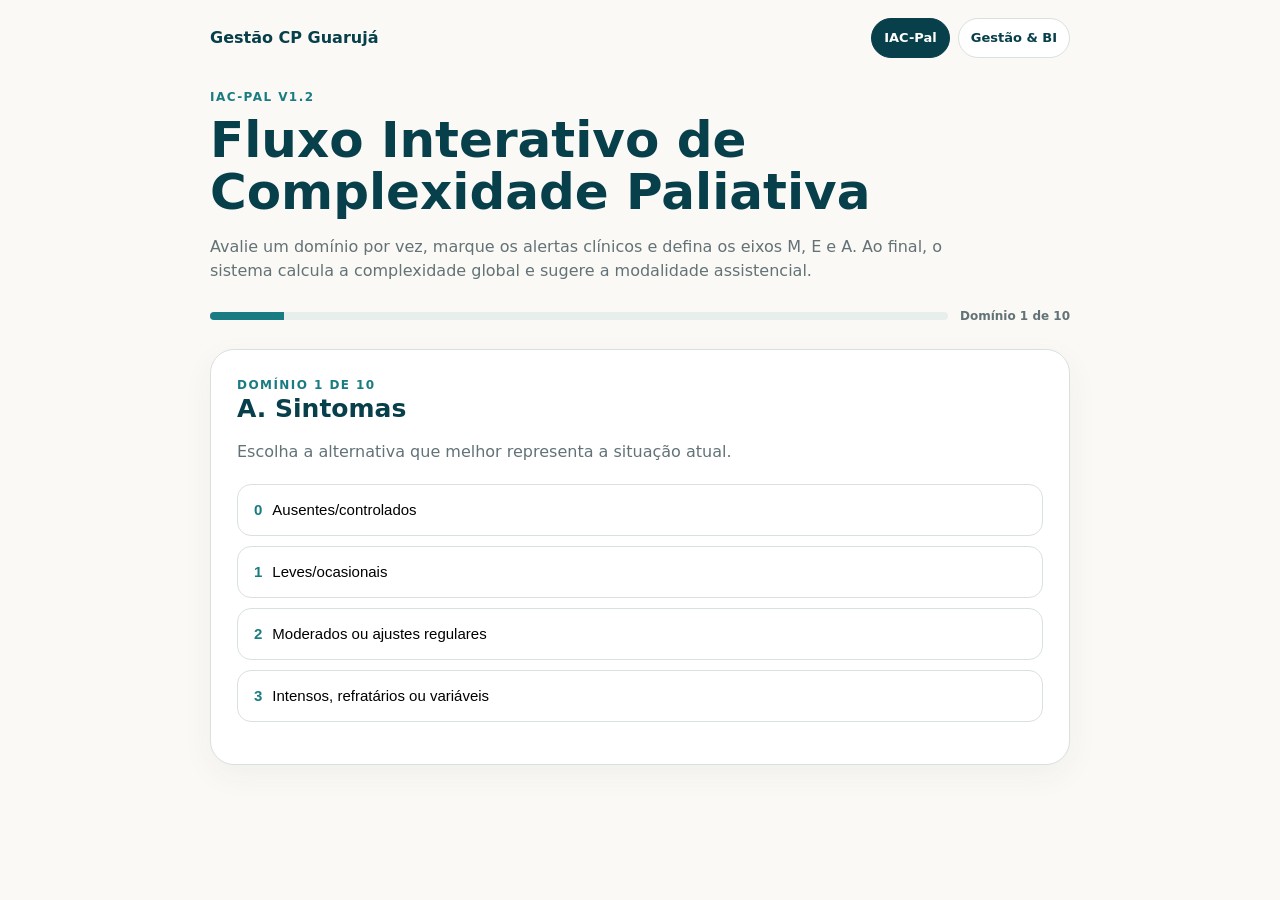
<file: index.html>
<!doctype html>
<html lang="pt-BR">
<head>
<meta charset="utf-8">
<meta name="viewport" content="width=device-width,initial-scale=1">
<title>IAC-Pal v1.2 — Fluxo Interativo</title>
<style>
:root{--deep:#073F4A;--ocean:#197C82;--sand:#D6A16F;--cream:#F6F1E9;--bg:#FBF9F5;--muted:#627276;--line:#D9E1DF;--white:#fff;--red:#9A332B;--redbg:#FFF3F1}
*{box-sizing:border-box} body{margin:0;font-family:Inter,system-ui,-apple-system,Segoe UI,sans-serif;background:var(--bg);color:#26373B;line-height:1.5}
.wrap{width:min(860px,calc(100% - 28px));margin:0 auto;padding:30px 0 70px}
.header{margin-bottom:24px} .eyebrow{font-size:12px;text-transform:uppercase;letter-spacing:.12em;font-weight:800;color:var(--ocean)}
h1{font-size:clamp(32px,6vw,50px);line-height:1.05;color:var(--deep);margin:8px 0 10px} .lead{color:var(--muted);max-width:760px}
.progress{display:flex;gap:12px;align-items:center;margin:24px 0} .track{height:8px;background:#E8EEEC;border-radius:999px;flex:1;overflow:hidden}
.bar{height:100%;background:var(--ocean);width:0;transition:width .25s} .progress span{font-size:12px;color:var(--muted);font-weight:700;min-width:80px;text-align:right}
.card{background:var(--white);border:1px solid var(--line);border-radius:24px;padding:26px;box-shadow:0 10px 32px rgba(7,63,74,.05)}
.card h2{margin:0;color:var(--deep);font-size:25px;line-height:1.2} .card p{color:var(--muted)}
.options{display:grid;gap:10px;margin-top:20px} .option{width:100%;border:1px solid var(--line);background:#fff;border-radius:14px;padding:14px 16px;text-align:left;cursor:pointer;font-size:15px;min-height:52px}
.option:hover,.option:focus{border-color:var(--ocean);background:#EEF6F5;outline:none} .score{font-weight:900;color:var(--ocean);margin-right:10px}
.actions{display:flex;gap:10px;flex-wrap:wrap;margin-top:16px} button.secondary{border:1px solid var(--line);background:#fff;color:var(--deep);padding:11px 15px;border-radius:12px;font-weight:700;cursor:pointer}
.alert-grid{display:grid;grid-template-columns:1fr 1fr;gap:10px;margin-top:16px} .check{display:flex;gap:10px;align-items:flex-start;padding:11px;border:1px solid var(--line);border-radius:12px;background:#fff}
.check input{margin-top:3px;width:18px;height:18px} .axes{display:grid;gap:18px} .axis-group{border-top:1px solid var(--line);padding-top:16px} .axis-title{font-weight:800;color:var(--deep);margin-bottom:9px}
.pills{display:flex;flex-wrap:wrap;gap:9px} .pill{border:1px solid var(--line);border-radius:999px;padding:10px 13px;background:#fff;cursor:pointer} .pill.active{border-color:var(--ocean);background:#EAF5F4;color:var(--deep);font-weight:800}
.result{display:grid;gap:18px} .hero-result{padding:22px;border-radius:18px;background:var(--cream)} .hero-result h2{font-size:30px} .metric-grid{display:grid;grid-template-columns:repeat(4,1fr);gap:10px}
.metric{border:1px solid var(--line);border-radius:14px;padding:14px;background:#fff} .metric small{display:block;color:var(--muted)} .metric strong{font-size:20px;color:var(--deep)}
.program{border-left:4px solid var(--ocean);padding:16px 18px;background:#F1F7F6;border-radius:0 14px 14px 0} .warning{border-left-color:var(--red);background:var(--redbg)} .hidden{display:none!important}
.note{font-size:12px;color:var(--muted);margin-top:14px}
@media(max-width:640px){.alert-grid,.metric-grid{grid-template-columns:1fr 1fr} .card{padding:20px}}

.site-nav{width:min(860px,calc(100% - 28px));margin:18px auto 0;display:flex;align-items:center;justify-content:space-between;gap:12px;flex-wrap:wrap}
.site-nav .brand{font-weight:900;color:var(--deep);text-decoration:none}
.site-nav .links{display:flex;gap:8px;flex-wrap:wrap}
.site-nav .links a{padding:9px 12px;border:1px solid var(--line);border-radius:999px;text-decoration:none;color:var(--deep);font-weight:700;font-size:13px;background:#fff}
.site-nav .links a.active{background:var(--deep);color:#fff;border-color:var(--deep)}
</style>
</head>
<body>
<nav class="site-nav" aria-label="Navegação principal">
  <a class="brand" href="./">Gestão CP Guarujá</a>
  <div class="links">
    <a class="active" href="./">IAC-Pal</a>
    <a href="gestao.html">Gestão & BI</a>
  </div>
</nav>
<main class="wrap">
  <header class="header">
    <div class="eyebrow">IAC-Pal v1.2</div>
    <h1>Fluxo Interativo de Complexidade Paliativa</h1>
    <p class="lead">Avalie um domínio por vez, marque os alertas clínicos e defina os eixos M, E e A. Ao final, o sistema calcula a complexidade global e sugere a modalidade assistencial.</p>
  </header>

  <div class="progress"><div class="track"><div class="bar" id="bar"></div></div><span id="progressText">Domínio 1 de 10</span></div>

  <section id="domainCard" class="card">
    <div class="eyebrow" id="domainStep">Domínio 1</div>
    <h2 id="domainTitle"></h2>
    <p>Escolha a alternativa que melhor representa a situação atual.</p>
    <div class="options" id="domainOptions"></div>
    <div class="actions"><button type="button" class="secondary hidden" id="backDomain">← Voltar</button></div>
  </section>

  <section id="alertsCard" class="card hidden">
    <div class="eyebrow">Marcadores de alerta</div>
    <h2>Há algum marcador de maior risco ou instabilidade?</h2>
    <p>Marque todos os que estiverem presentes. Eles não substituem a pontuação, mas podem elevar a preocupação clínica.</p>
    <div class="alert-grid" id="alertGrid"></div>
    <div class="actions">
      <button type="button" class="secondary" id="backAlerts">← Voltar</button>
      <button type="button" class="secondary" id="nextAxes">Continuar →</button>
    </div>
  </section>

  <section id="axesCard" class="card hidden">
    <div class="eyebrow">Intensidade e modalidade</div>
    <h2>Defina os eixos M, E e A</h2>
    <p>A pontuação global mede complexidade. Os eixos abaixo ajudam a definir quem precisa acompanhar e em qual modalidade.</p>
    <div class="axes">
      <div class="axis-group"><div class="axis-title">Necessidade médica</div><div class="pills" data-axis="M">
        <button type="button" class="pill" data-value="M0">M0 — eventual</button>
        <button type="button" class="pill" data-value="M1">M1 — 1 ciclo médico/mês</button>
        <button type="button" class="pill" data-value="M2">M2 — 2 ciclos médicos/mês</button>
      </div></div>
      <div class="axis-group"><div class="axis-title">Necessidade de enfermagem</div><div class="pills" data-axis="E">
        <button type="button" class="pill" data-value="E0">E0 — não programada</button>
        <button type="button" class="pill" data-value="E1">E1 — 2 teleconsultas/mês</button>
        <button type="button" class="pill" data-value="E2">E2 — 1 teleconsulta/semana</button>
      </div></div>
      <div class="axis-group"><div class="axis-title">Acesso / modalidade</div><div class="pills" data-axis="A">
        <button type="button" class="pill" data-value="A0">A0 — consultório viável</button>
        <button type="button" class="pill" data-value="A1">A1 — consultório com apoio</button>
        <button type="button" class="pill" data-value="A2">A2 — domicílio preferencial</button>
      </div></div>
    </div>
    <div class="actions">
      <button type="button" class="secondary" id="backAxes">← Voltar</button>
      <button type="button" class="secondary" id="showResult">Ver resultado</button>
    </div>
    <p class="note" id="axisError"></p>
  </section>

  <section id="resultCard" class="card hidden" aria-live="polite">
    <div class="result">
      <div class="hero-result">
        <div class="eyebrow">Resultado</div>
        <h2 id="complexityTitle"></h2>
        <p id="complexityText"></p>
      </div>
      <div class="metric-grid">
        <div class="metric"><small>Pontuação</small><strong id="scoreMetric"></strong></div>
        <div class="metric"><small>Alertas</small><strong id="alertMetric"></strong></div>
        <div class="metric"><small>M / E</small><strong id="meMetric"></strong></div>
        <div class="metric"><small>Acesso</small><strong id="aMetric"></strong></div>
      </div>
      <div class="program" id="programBox"><strong id="programTitle"></strong><div id="programText"></div></div>
      <div class="program warning hidden" id="warningBox"></div>
      <p class="note">Instrumento clínico-operacional em desenvolvimento. A recomendação final depende de julgamento clínico e não deve ser usada isoladamente.</p>
      <div class="actions">
        <button type="button" class="secondary" id="restart">Nova avaliação</button>
        <button type="button" class="secondary" id="backResult">← Revisar eixos</button>
      </div>
    </div>
  </section>
</main>
<script>
const domains = [["A. Sintomas", ["Ausentes/controlados", "Leves/ocasionais", "Moderados ou ajustes regulares", "Intensos, refratários ou variáveis"]], ["B. Funcionalidade", ["Independente ou pouco comprometida; desloca-se ao consultório sem ajuda relevante", "Limitação leve; consegue ir ao consultório com apoio simples/acompanhante", "Dependência significativa; deslocamento ao consultório é difícil, cansativo ou exige assistência relevante", "Acamado, transferência insegura/inviável ou deslocamento desproporcional; atendimento domiciliar preferencial"]], ["C. Trajetória", ["Estável", "Progressão lenta", "Progressão evidente", "Deterioração rápida/fase final"]], ["D. Manejo médico", ["Sem ajustes previstos", "Ajustes ocasionais", "Revisões regulares", "Ajustes frequentes/instabilidade"]], ["E. Enfermagem", ["Necessidades mínimas", "Orientações pontuais", "Monitoramento regular", "Necessidades frequentes/complexas"]], ["F. Família/cuidador", ["Estrutura adequada", "Sobrecarga leve", "Sobrecarga/dificuldade relevante", "Exaustão, conflito ou incapacidade"]], ["G. Psicossocial/emocional", ["Sem problema relevante", "Sofrimento leve", "Sofrimento significativo", "Crise/sofrimento intenso"]], ["H. Decisões/planejamento", ["Plano definido", "Questões pendentes", "Decisões complexas", "Conflito/incerteza/urgência"]], ["I. Uso de serviços", ["Sem intercorrências", "Evento ocasional", "PS/internações recorrentes", "Intercorrências muito frequentes/alta instável"]], ["J. Ambiente domiciliar", ["Adequado", "Pequenas limitações", "Barreiras relevantes", "Inseguro/inviável sem intervenção"]]];
const alertItems = ["Sintoma grave ou potencialmente refratário", "Deterioração clínica rápida", "PPS ≤ 40% ou perda funcional acelerada", "Suspeita de últimos dias/semanas de vida", "Alta hospitalar recente com instabilidade", "≥ 2 idas ao pronto-socorro/internações recentes", "Delirium recorrente ou persistente", "Necessidade frequente de ajuste de opioides/sintomáticos", "Cuidador em exaustão ou incapaz de manter o cuidado", "Ausência de cuidador quando necessário", "Conflito familiar relevante", "Divergência entre paciente/família/equipe sobre objetivos", "Decisão complexa pendente", "Desejo de permanecer em casa com risco de descompensação", "Risco de crise previsível no domicílio"];
const scores = Array(10).fill(null);
let current = 0;
const axes = {M:null,E:null,A:null};

const $ = s => document.querySelector(s);
const cardDomain=$('#domainCard'), cardAlerts=$('#alertsCard'), cardAxes=$('#axesCard'), cardResult=$('#resultCard');

function updateProgress(label){
  const done = current < 10 ? current+1 : 10;
  $('#bar').style.width = Math.min(100, done*10) + '%';
  $('#progressText').textContent = label || `Domínio ${done} de 10`;
}

function renderDomain(){
  const [title, opts] = domains[current];
  $('#domainStep').textContent = `Domínio ${current+1} de 10`;
  $('#domainTitle').textContent = title;
  const wrap=$('#domainOptions'); wrap.innerHTML='';
  opts.forEach((txt,i)=>{
    const b=document.createElement('button');
    b.type='button'; b.className='option';
    b.innerHTML=`<span class="score">${i}</span>${txt}`;
    b.addEventListener('click',()=>{scores[current]=i;if(current<9){current++;renderDomain();}else{cardDomain.classList.add('hidden');cardAlerts.classList.remove('hidden');updateProgress('Alertas clínicos');}});
    wrap.appendChild(b);
  });
  $('#backDomain').classList.toggle('hidden', current===0);
  updateProgress();
}
$('#backDomain').addEventListener('click',()=>{if(current>0){current--;renderDomain();}});

alertItems.forEach((txt,i)=>{
  const lab=document.createElement('label'); lab.className='check';
  lab.innerHTML=`<input type="checkbox" value="${i}"><span>${txt}</span>`;
  $('#alertGrid').appendChild(lab);
});

$('#backAlerts').addEventListener('click',()=>{cardAlerts.classList.add('hidden');current=9;cardDomain.classList.remove('hidden');renderDomain();});
$('#nextAxes').addEventListener('click',()=>{cardAlerts.classList.add('hidden');cardAxes.classList.remove('hidden');updateProgress('Eixos M / E / A');});
$('#backAxes').addEventListener('click',()=>{cardAxes.classList.add('hidden');cardAlerts.classList.remove('hidden');updateProgress('Alertas clínicos');});

document.querySelectorAll('.pills').forEach(group=>{
  group.querySelectorAll('.pill').forEach(btn=>btn.addEventListener('click',()=>{
    group.querySelectorAll('.pill').forEach(x=>x.classList.remove('active'));
    btn.classList.add('active'); axes[group.dataset.axis]=btn.dataset.value; $('#axisError').textContent='';
  }));
});

function complexity(total){
  if(total<=7) return ['Baixa complexidade','Baixa complexidade global. Defina modalidade e intensidade pelos eixos M, E e A.'];
  if(total<=15) return ['Complexidade moderada','Complexidade moderada. Avalie necessidade médica, enfermagem e acesso para definir o programa.'];
  return ['Alta complexidade','Alta complexidade. Considere N3 ou plano individualizado, com revisão médica da intensidade assistencial.'];
}

function recommendation(total){
  const M=axes.M,E=axes.E,A=axes.A;
  if(total>=16 && M==='M2' && E==='E2' && A==='A2') return ['N3 — Cuidado Intensivo','2 visitas médicas domiciliares/mês + 2 teleconsultas médicas/mês + 1 teleconsulta de enfermagem/semana | R$ 2.000/mês'];
  if(M==='M1' && E==='E2' && A==='A2') return ['N2B — Cuidado Integrado','1 visita médica domiciliar/mês + 1 teleconsulta médica em até 1 mês + 1 teleconsulta de enfermagem/semana | R$ 1.300/mês'];
  if(M==='M1' && E==='E0' && A==='A2') return ['N2A — Cuidado Médico','1 visita médica domiciliar/mês + 1 teleconsulta médica em até 1 mês | R$ 700/mês'];
  if(M==='M1' && (A==='A0'||A==='A1')) return ['Acompanhamento Médico em Consultório','1 consulta presencial + 1 reavaliação em até 30 dias | R$ 600/ciclo'];
  if(E==='E1' && M==='M0') return ['N1 — Acompanhamento','2 teleconsultas de enfermagem/mês | R$ 300/mês'];
  return ['Plano individualizado','A combinação atual não corresponde exatamente a uma linha-padrão. Defina a intensidade com julgamento clínico.'];
}

$('#showResult').addEventListener('click',()=>{
  if(!axes.M||!axes.E||!axes.A){$('#axisError').textContent='Selecione M, E e A antes de continuar.';return;}
  const total=scores.reduce((a,b)=>a+(b||0),0);
  const alerts=document.querySelectorAll('#alertGrid input:checked').length;
  const high=scores.filter(x=>x===3).length;
  const [ctitle,ctext]=complexity(total);
  const [ptitle,ptext]=recommendation(total);
  $('#complexityTitle').textContent=ctitle;
  $('#complexityText').textContent=ctext;
  $('#scoreMetric').textContent=`${total} / 30`;
  $('#alertMetric').textContent=alerts;
  $('#meMetric').textContent=`${axes.M} / ${axes.E}`;
  $('#aMetric').textContent=axes.A;
  $('#programTitle').textContent=ptitle;
  $('#programText').textContent=ptext;

  const warnings=[];
  if(high>=2) warnings.push('Dois ou mais domínios receberam escore 3: considerar alta complexidade mesmo se a soma for inferior a 16.');
  else if(high===1) warnings.push('Há um domínio com escore 3: revisar clinicamente o nível sugerido.');
  if(alerts>=1) warnings.push(`${alerts} marcador(es) de alerta presente(s): interpretar junto ao quadro clínico.`);
  if(warnings.length){$('#warningBox').textContent=warnings.join(' ');$('#warningBox').classList.remove('hidden');} else $('#warningBox').classList.add('hidden');

  cardAxes.classList.add('hidden'); cardResult.classList.remove('hidden'); updateProgress('Resultado');
});

$('#backResult').addEventListener('click',()=>{cardResult.classList.add('hidden');cardAxes.classList.remove('hidden');updateProgress('Eixos M / E / A');});
$('#restart').addEventListener('click',()=>{
  scores.fill(null); current=0; Object.keys(axes).forEach(k=>axes[k]=null);
  document.querySelectorAll('#alertGrid input').forEach(x=>x.checked=false);
  document.querySelectorAll('.pill').forEach(x=>x.classList.remove('active'));
  cardResult.classList.add('hidden'); cardAlerts.classList.add('hidden'); cardAxes.classList.add('hidden'); cardDomain.classList.remove('hidden'); renderDomain();
});
renderDomain();
</script>
</body>
</html>
</file>
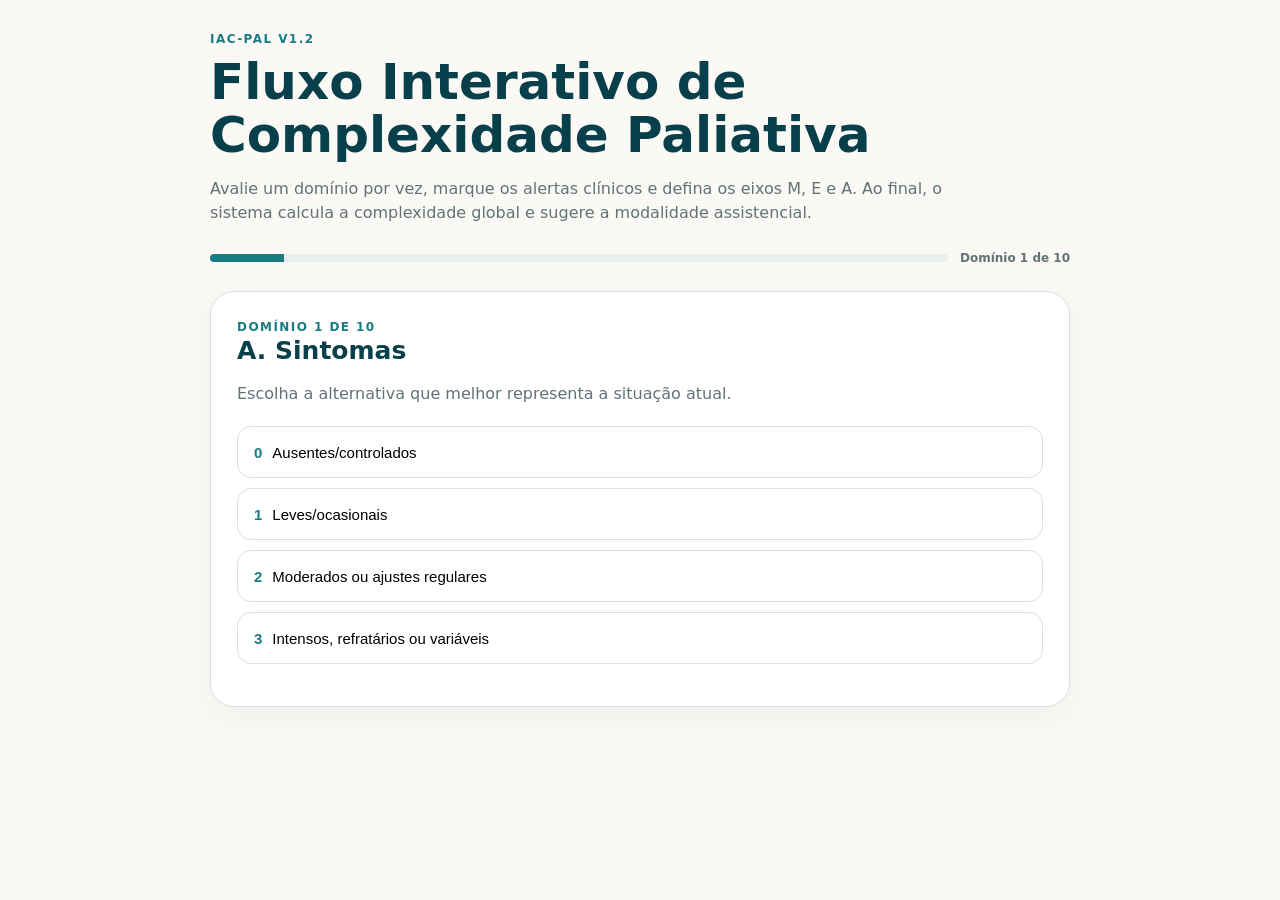
<file: index(2).html>
<!doctype html>
<html lang="pt-BR">
<head>
<meta charset="utf-8">
<meta name="viewport" content="width=device-width,initial-scale=1">
<title>IAC-Pal v1.2 — Fluxo Interativo</title>
<style>
:root{--deep:#073F4A;--ocean:#197C82;--sand:#D6A16F;--cream:#F6F1E9;--bg:#FBF9F5;--muted:#627276;--line:#D9E1DF;--white:#fff;--red:#9A332B;--redbg:#FFF3F1}
*{box-sizing:border-box} body{margin:0;font-family:Inter,system-ui,-apple-system,Segoe UI,sans-serif;background:var(--bg);color:#26373B;line-height:1.5}
.wrap{width:min(860px,calc(100% - 28px));margin:0 auto;padding:30px 0 70px}
.header{margin-bottom:24px} .eyebrow{font-size:12px;text-transform:uppercase;letter-spacing:.12em;font-weight:800;color:var(--ocean)}
h1{font-size:clamp(32px,6vw,50px);line-height:1.05;color:var(--deep);margin:8px 0 10px} .lead{color:var(--muted);max-width:760px}
.progress{display:flex;gap:12px;align-items:center;margin:24px 0} .track{height:8px;background:#E8EEEC;border-radius:999px;flex:1;overflow:hidden}
.bar{height:100%;background:var(--ocean);width:0;transition:width .25s} .progress span{font-size:12px;color:var(--muted);font-weight:700;min-width:80px;text-align:right}
.card{background:var(--white);border:1px solid var(--line);border-radius:24px;padding:26px;box-shadow:0 10px 32px rgba(7,63,74,.05)}
.card h2{margin:0;color:var(--deep);font-size:25px;line-height:1.2} .card p{color:var(--muted)}
.options{display:grid;gap:10px;margin-top:20px} .option{width:100%;border:1px solid var(--line);background:#fff;border-radius:14px;padding:14px 16px;text-align:left;cursor:pointer;font-size:15px;min-height:52px}
.option:hover,.option:focus{border-color:var(--ocean);background:#EEF6F5;outline:none} .score{font-weight:900;color:var(--ocean);margin-right:10px}
.actions{display:flex;gap:10px;flex-wrap:wrap;margin-top:16px} button.secondary{border:1px solid var(--line);background:#fff;color:var(--deep);padding:11px 15px;border-radius:12px;font-weight:700;cursor:pointer}
.alert-grid{display:grid;grid-template-columns:1fr 1fr;gap:10px;margin-top:16px} .check{display:flex;gap:10px;align-items:flex-start;padding:11px;border:1px solid var(--line);border-radius:12px;background:#fff}
.check input{margin-top:3px;width:18px;height:18px} .axes{display:grid;gap:18px} .axis-group{border-top:1px solid var(--line);padding-top:16px} .axis-title{font-weight:800;color:var(--deep);margin-bottom:9px}
.pills{display:flex;flex-wrap:wrap;gap:9px} .pill{border:1px solid var(--line);border-radius:999px;padding:10px 13px;background:#fff;cursor:pointer} .pill.active{border-color:var(--ocean);background:#EAF5F4;color:var(--deep);font-weight:800}
.result{display:grid;gap:18px} .hero-result{padding:22px;border-radius:18px;background:var(--cream)} .hero-result h2{font-size:30px} .metric-grid{display:grid;grid-template-columns:repeat(4,1fr);gap:10px}
.metric{border:1px solid var(--line);border-radius:14px;padding:14px;background:#fff} .metric small{display:block;color:var(--muted)} .metric strong{font-size:20px;color:var(--deep)}
.program{border-left:4px solid var(--ocean);padding:16px 18px;background:#F1F7F6;border-radius:0 14px 14px 0} .warning{border-left-color:var(--red);background:var(--redbg)} .hidden{display:none!important}
.note{font-size:12px;color:var(--muted);margin-top:14px}
@media(max-width:640px){.alert-grid,.metric-grid{grid-template-columns:1fr 1fr} .card{padding:20px}}
</style>
</head>
<body>
<main class="wrap">
  <header class="header">
    <div class="eyebrow">IAC-Pal v1.2</div>
    <h1>Fluxo Interativo de Complexidade Paliativa</h1>
    <p class="lead">Avalie um domínio por vez, marque os alertas clínicos e defina os eixos M, E e A. Ao final, o sistema calcula a complexidade global e sugere a modalidade assistencial.</p>
  </header>

  <div class="progress"><div class="track"><div class="bar" id="bar"></div></div><span id="progressText">Domínio 1 de 10</span></div>

  <section id="domainCard" class="card">
    <div class="eyebrow" id="domainStep">Domínio 1</div>
    <h2 id="domainTitle"></h2>
    <p>Escolha a alternativa que melhor representa a situação atual.</p>
    <div class="options" id="domainOptions"></div>
    <div class="actions"><button type="button" class="secondary hidden" id="backDomain">← Voltar</button></div>
  </section>

  <section id="alertsCard" class="card hidden">
    <div class="eyebrow">Marcadores de alerta</div>
    <h2>Há algum marcador de maior risco ou instabilidade?</h2>
    <p>Marque todos os que estiverem presentes. Eles não substituem a pontuação, mas podem elevar a preocupação clínica.</p>
    <div class="alert-grid" id="alertGrid"></div>
    <div class="actions">
      <button type="button" class="secondary" id="backAlerts">← Voltar</button>
      <button type="button" class="secondary" id="nextAxes">Continuar →</button>
    </div>
  </section>

  <section id="axesCard" class="card hidden">
    <div class="eyebrow">Intensidade e modalidade</div>
    <h2>Defina os eixos M, E e A</h2>
    <p>A pontuação global mede complexidade. Os eixos abaixo ajudam a definir quem precisa acompanhar e em qual modalidade.</p>
    <div class="axes">
      <div class="axis-group"><div class="axis-title">Necessidade médica</div><div class="pills" data-axis="M">
        <button type="button" class="pill" data-value="M0">M0 — eventual</button>
        <button type="button" class="pill" data-value="M1">M1 — 1 ciclo médico/mês</button>
        <button type="button" class="pill" data-value="M2">M2 — 2 ciclos médicos/mês</button>
      </div></div>
      <div class="axis-group"><div class="axis-title">Necessidade de enfermagem</div><div class="pills" data-axis="E">
        <button type="button" class="pill" data-value="E0">E0 — não programada</button>
        <button type="button" class="pill" data-value="E1">E1 — 2 teleconsultas/mês</button>
        <button type="button" class="pill" data-value="E2">E2 — 1 teleconsulta/semana</button>
      </div></div>
      <div class="axis-group"><div class="axis-title">Acesso / modalidade</div><div class="pills" data-axis="A">
        <button type="button" class="pill" data-value="A0">A0 — consultório viável</button>
        <button type="button" class="pill" data-value="A1">A1 — consultório com apoio</button>
        <button type="button" class="pill" data-value="A2">A2 — domicílio preferencial</button>
      </div></div>
    </div>
    <div class="actions">
      <button type="button" class="secondary" id="backAxes">← Voltar</button>
      <button type="button" class="secondary" id="showResult">Ver resultado</button>
    </div>
    <p class="note" id="axisError"></p>
  </section>

  <section id="resultCard" class="card hidden" aria-live="polite">
    <div class="result">
      <div class="hero-result">
        <div class="eyebrow">Resultado</div>
        <h2 id="complexityTitle"></h2>
        <p id="complexityText"></p>
      </div>
      <div class="metric-grid">
        <div class="metric"><small>Pontuação</small><strong id="scoreMetric"></strong></div>
        <div class="metric"><small>Alertas</small><strong id="alertMetric"></strong></div>
        <div class="metric"><small>M / E</small><strong id="meMetric"></strong></div>
        <div class="metric"><small>Acesso</small><strong id="aMetric"></strong></div>
      </div>
      <div class="program" id="programBox"><strong id="programTitle"></strong><div id="programText"></div></div>
      <div class="program warning hidden" id="warningBox"></div>
      <p class="note">Instrumento clínico-operacional em desenvolvimento. A recomendação final depende de julgamento clínico e não deve ser usada isoladamente.</p>
      <div class="actions">
        <button type="button" class="secondary" id="restart">Nova avaliação</button>
        <button type="button" class="secondary" id="backResult">← Revisar eixos</button>
      </div>
    </div>
  </section>
</main>
<script>
const domains = [["A. Sintomas", ["Ausentes/controlados", "Leves/ocasionais", "Moderados ou ajustes regulares", "Intensos, refratários ou variáveis"]], ["B. Funcionalidade", ["Independente ou pouco comprometida; desloca-se ao consultório sem ajuda relevante", "Limitação leve; consegue ir ao consultório com apoio simples/acompanhante", "Dependência significativa; deslocamento ao consultório é difícil, cansativo ou exige assistência relevante", "Acamado, transferência insegura/inviável ou deslocamento desproporcional; atendimento domiciliar preferencial"]], ["C. Trajetória", ["Estável", "Progressão lenta", "Progressão evidente", "Deterioração rápida/fase final"]], ["D. Manejo médico", ["Sem ajustes previstos", "Ajustes ocasionais", "Revisões regulares", "Ajustes frequentes/instabilidade"]], ["E. Enfermagem", ["Necessidades mínimas", "Orientações pontuais", "Monitoramento regular", "Necessidades frequentes/complexas"]], ["F. Família/cuidador", ["Estrutura adequada", "Sobrecarga leve", "Sobrecarga/dificuldade relevante", "Exaustão, conflito ou incapacidade"]], ["G. Psicossocial/emocional", ["Sem problema relevante", "Sofrimento leve", "Sofrimento significativo", "Crise/sofrimento intenso"]], ["H. Decisões/planejamento", ["Plano definido", "Questões pendentes", "Decisões complexas", "Conflito/incerteza/urgência"]], ["I. Uso de serviços", ["Sem intercorrências", "Evento ocasional", "PS/internações recorrentes", "Intercorrências muito frequentes/alta instável"]], ["J. Ambiente domiciliar", ["Adequado", "Pequenas limitações", "Barreiras relevantes", "Inseguro/inviável sem intervenção"]]];
const alertItems = ["Sintoma grave ou potencialmente refratário", "Deterioração clínica rápida", "PPS ≤ 40% ou perda funcional acelerada", "Suspeita de últimos dias/semanas de vida", "Alta hospitalar recente com instabilidade", "≥ 2 idas ao pronto-socorro/internações recentes", "Delirium recorrente ou persistente", "Necessidade frequente de ajuste de opioides/sintomáticos", "Cuidador em exaustão ou incapaz de manter o cuidado", "Ausência de cuidador quando necessário", "Conflito familiar relevante", "Divergência entre paciente/família/equipe sobre objetivos", "Decisão complexa pendente", "Desejo de permanecer em casa com risco de descompensação", "Risco de crise previsível no domicílio"];
const scores = Array(10).fill(null);
let current = 0;
const axes = {M:null,E:null,A:null};

const $ = s => document.querySelector(s);
const cardDomain=$('#domainCard'), cardAlerts=$('#alertsCard'), cardAxes=$('#axesCard'), cardResult=$('#resultCard');

function updateProgress(label){
  const done = current < 10 ? current+1 : 10;
  $('#bar').style.width = Math.min(100, done*10) + '%';
  $('#progressText').textContent = label || `Domínio ${done} de 10`;
}

function renderDomain(){
  const [title, opts] = domains[current];
  $('#domainStep').textContent = `Domínio ${current+1} de 10`;
  $('#domainTitle').textContent = title;
  const wrap=$('#domainOptions'); wrap.innerHTML='';
  opts.forEach((txt,i)=>{
    const b=document.createElement('button');
    b.type='button'; b.className='option';
    b.innerHTML=`<span class="score">${i}</span>${txt}`;
    b.addEventListener('click',()=>{scores[current]=i;if(current<9){current++;renderDomain();}else{cardDomain.classList.add('hidden');cardAlerts.classList.remove('hidden');updateProgress('Alertas clínicos');}});
    wrap.appendChild(b);
  });
  $('#backDomain').classList.toggle('hidden', current===0);
  updateProgress();
}
$('#backDomain').addEventListener('click',()=>{if(current>0){current--;renderDomain();}});

alertItems.forEach((txt,i)=>{
  const lab=document.createElement('label'); lab.className='check';
  lab.innerHTML=`<input type="checkbox" value="${i}"><span>${txt}</span>`;
  $('#alertGrid').appendChild(lab);
});

$('#backAlerts').addEventListener('click',()=>{cardAlerts.classList.add('hidden');current=9;cardDomain.classList.remove('hidden');renderDomain();});
$('#nextAxes').addEventListener('click',()=>{cardAlerts.classList.add('hidden');cardAxes.classList.remove('hidden');updateProgress('Eixos M / E / A');});
$('#backAxes').addEventListener('click',()=>{cardAxes.classList.add('hidden');cardAlerts.classList.remove('hidden');updateProgress('Alertas clínicos');});

document.querySelectorAll('.pills').forEach(group=>{
  group.querySelectorAll('.pill').forEach(btn=>btn.addEventListener('click',()=>{
    group.querySelectorAll('.pill').forEach(x=>x.classList.remove('active'));
    btn.classList.add('active'); axes[group.dataset.axis]=btn.dataset.value; $('#axisError').textContent='';
  }));
});

function complexity(total){
  if(total<=7) return ['Baixa complexidade','Baixa complexidade global. Defina modalidade e intensidade pelos eixos M, E e A.'];
  if(total<=15) return ['Complexidade moderada','Complexidade moderada. Avalie necessidade médica, enfermagem e acesso para definir o programa.'];
  return ['Alta complexidade','Alta complexidade. Considere N3 ou plano individualizado, com revisão médica da intensidade assistencial.'];
}

function recommendation(total){
  const M=axes.M,E=axes.E,A=axes.A;
  if(total>=16 && M==='M2' && E==='E2' && A==='A2') return ['N3 — Cuidado Intensivo','2 visitas médicas domiciliares/mês + 2 teleconsultas médicas/mês + 1 teleconsulta de enfermagem/semana | R$ 2.000/mês'];
  if(M==='M1' && E==='E2' && A==='A2') return ['N2B — Cuidado Integrado','1 visita médica domiciliar/mês + 1 teleconsulta médica em até 1 mês + 1 teleconsulta de enfermagem/semana | R$ 1.300/mês'];
  if(M==='M1' && E==='E0' && A==='A2') return ['N2A — Cuidado Médico','1 visita médica domiciliar/mês + 1 teleconsulta médica em até 1 mês | R$ 700/mês'];
  if(M==='M1' && (A==='A0'||A==='A1')) return ['Acompanhamento Médico em Consultório','1 consulta presencial + 1 reavaliação em até 30 dias | R$ 600/ciclo'];
  if(E==='E1' && M==='M0') return ['N1 — Acompanhamento','2 teleconsultas de enfermagem/mês | R$ 300/mês'];
  return ['Plano individualizado','A combinação atual não corresponde exatamente a uma linha-padrão. Defina a intensidade com julgamento clínico.'];
}

$('#showResult').addEventListener('click',()=>{
  if(!axes.M||!axes.E||!axes.A){$('#axisError').textContent='Selecione M, E e A antes de continuar.';return;}
  const total=scores.reduce((a,b)=>a+(b||0),0);
  const alerts=document.querySelectorAll('#alertGrid input:checked').length;
  const high=scores.filter(x=>x===3).length;
  const [ctitle,ctext]=complexity(total);
  const [ptitle,ptext]=recommendation(total);
  $('#complexityTitle').textContent=ctitle;
  $('#complexityText').textContent=ctext;
  $('#scoreMetric').textContent=`${total} / 30`;
  $('#alertMetric').textContent=alerts;
  $('#meMetric').textContent=`${axes.M} / ${axes.E}`;
  $('#aMetric').textContent=axes.A;
  $('#programTitle').textContent=ptitle;
  $('#programText').textContent=ptext;

  const warnings=[];
  if(high>=2) warnings.push('Dois ou mais domínios receberam escore 3: considerar alta complexidade mesmo se a soma for inferior a 16.');
  else if(high===1) warnings.push('Há um domínio com escore 3: revisar clinicamente o nível sugerido.');
  if(alerts>=1) warnings.push(`${alerts} marcador(es) de alerta presente(s): interpretar junto ao quadro clínico.`);
  if(warnings.length){$('#warningBox').textContent=warnings.join(' ');$('#warningBox').classList.remove('hidden');} else $('#warningBox').classList.add('hidden');

  cardAxes.classList.add('hidden'); cardResult.classList.remove('hidden'); updateProgress('Resultado');
});

$('#backResult').addEventListener('click',()=>{cardResult.classList.add('hidden');cardAxes.classList.remove('hidden');updateProgress('Eixos M / E / A');});
$('#restart').addEventListener('click',()=>{
  scores.fill(null); current=0; Object.keys(axes).forEach(k=>axes[k]=null);
  document.querySelectorAll('#alertGrid input').forEach(x=>x.checked=false);
  document.querySelectorAll('.pill').forEach(x=>x.classList.remove('active'));
  cardResult.classList.add('hidden'); cardAlerts.classList.add('hidden'); cardAxes.classList.add('hidden'); cardDomain.classList.remove('hidden'); renderDomain();
});
renderDomain();
</script>
</body>
</html>
</file>
